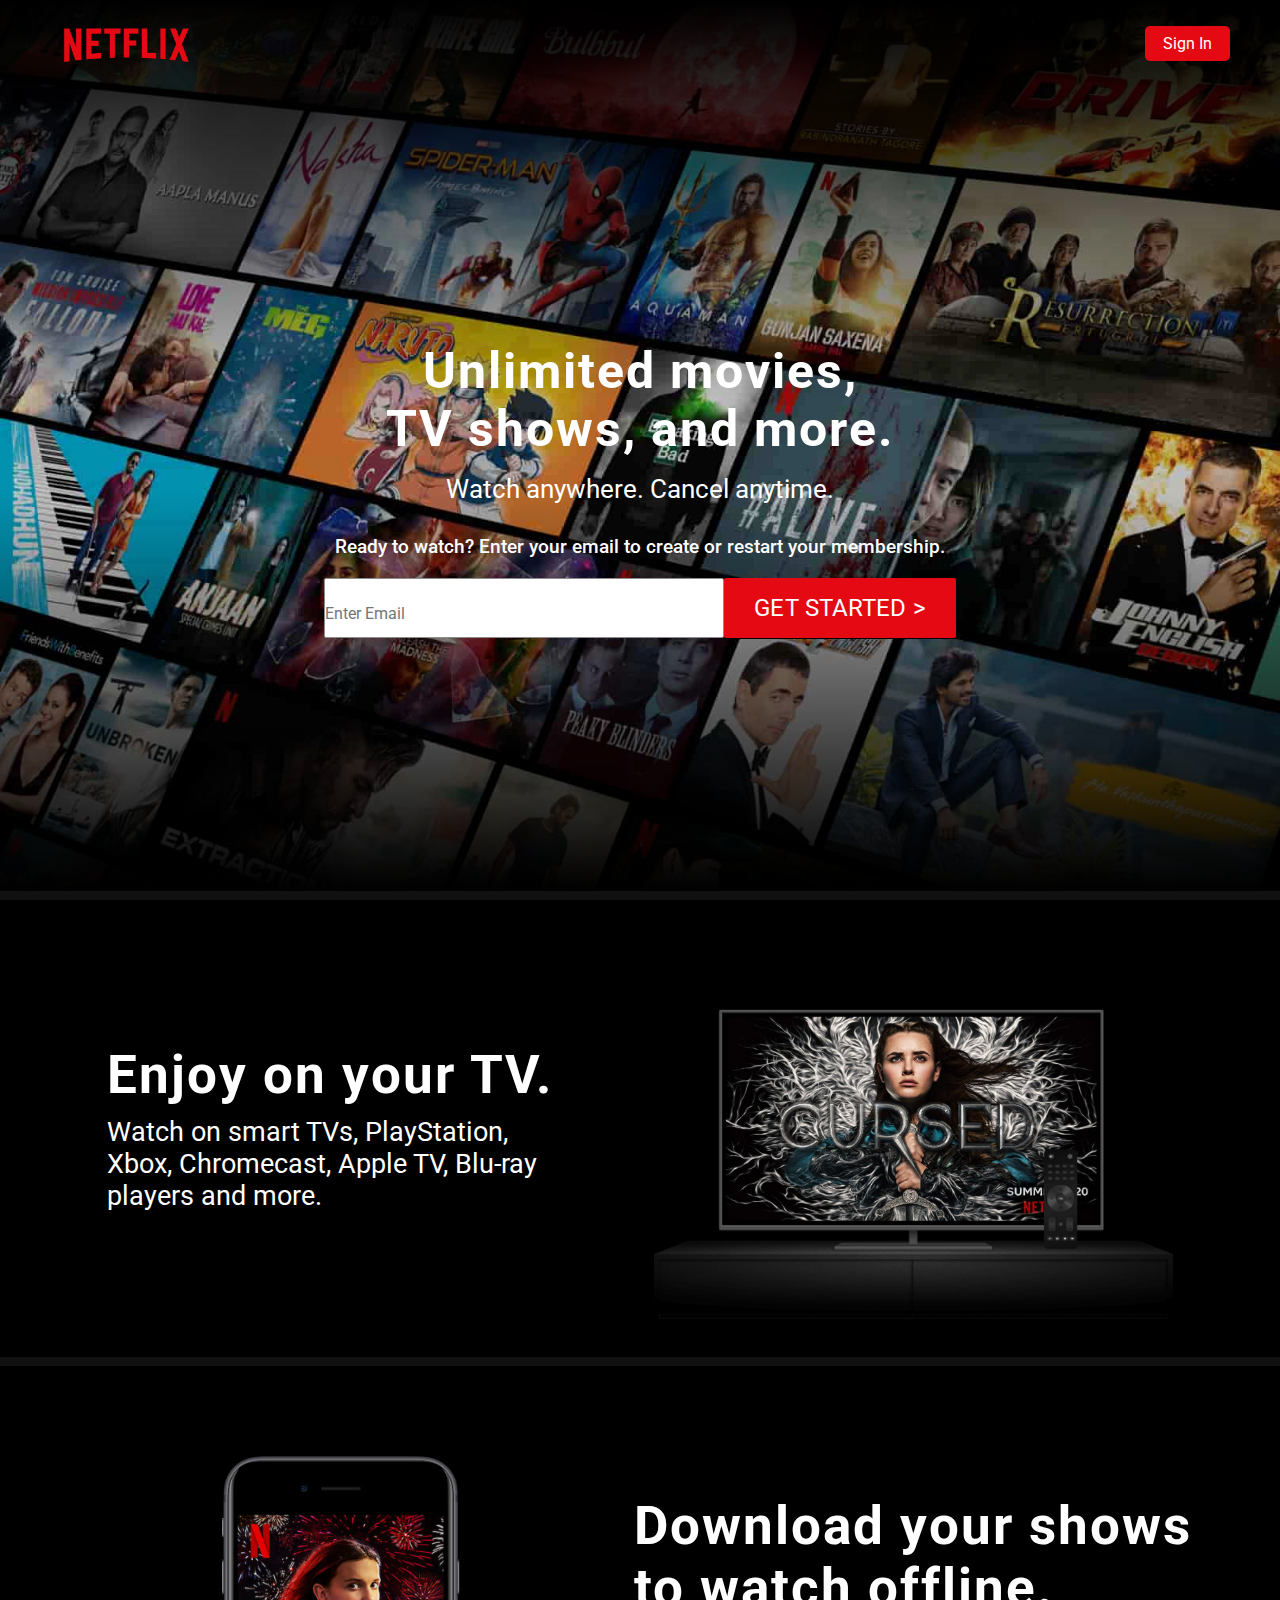
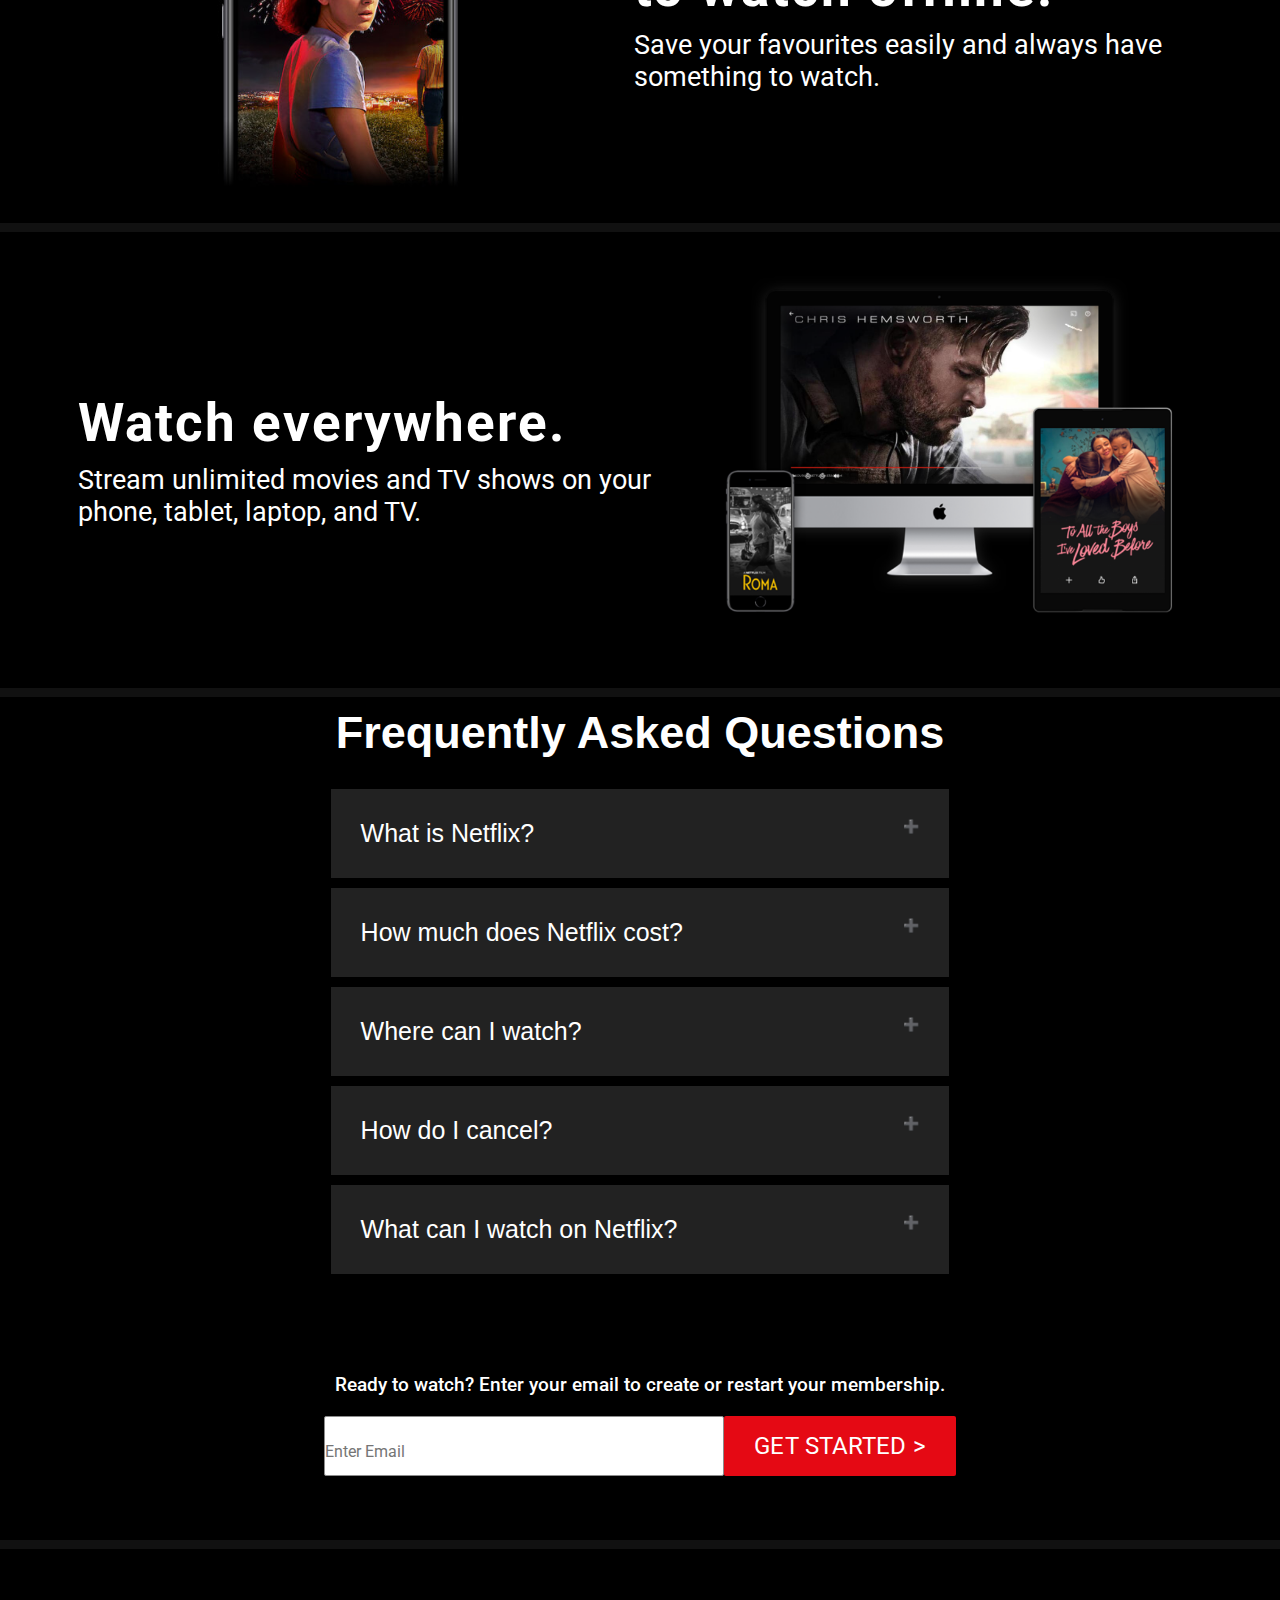
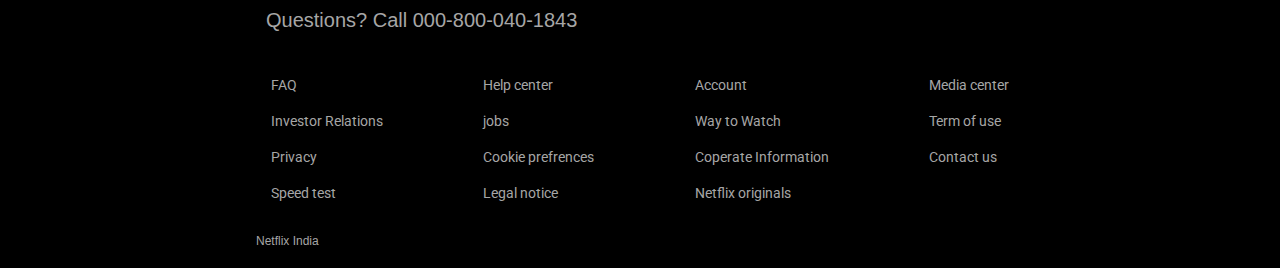
<file: index.html>
<!DOCTYPE html>
<html lang="en">

<head>
    <meta charset="UTF-8">
    <meta http-equiv="X-UA-Compatible" content="IE=edge">
    <meta name="viewport" content="width=device-width, initial-scale=1.0">
    <link rel="stylesheet" href="assets/css/style.css">
    <title>Netflix Home Clone</title>
</head>

<body>
    <section class="container">
        <div class="head">
            <img src="assets/img/logo.png" alt="">
            <a href="index2.html">Sign In</a>
        </div>
    </section>
    <section class="banner">
        <img src="assets/img/back.jpg" class="fit" alt="">
        <div class="box">
            <div class="heading">
                <h2>Unlimited movies, TV shows, and more.</h2>
                <h5>Watch anywhere. Cancel anytime.</h5>
                <p>Ready to watch? Enter your email to create or restart your membership.</p>
            </div>
            <div class="search">
                <input type="text" name="" placeholder="Enter Email">
                <a href="index4.html">GET STARTED ></a>
            </div>
        </div>
    </section>
    <section class="part1">
        <div class="talk">
            <h1>Enjoy on your TV.</h1>
            <p>Watch on smart TVs, PlayStation, Xbox, Chromecast, Apple TV, Blu-ray players and more.</p>
        </div>

        <div class="img">
            <img src="assets/img/part1.png" alt="">
        </div>
    </section>

    <section class="part2">
        <div class="img">
            <img src="assets/img/part2.jpg" alt="">
        </div>
        <div class="talk">
            <h1>Download your shows to watch offline.</h1>
            <p>Save your favourites easily and always have something to watch.</p>
        </div>

    </section>

    <section class="part3">

        <div class="talk">
            <h1>Watch everywhere.</h1>
            <p>Stream unlimited movies and TV shows on your phone, tablet, laptop, and TV.</p>
        </div>
        <div class="img">
            <img src="assets/img/part3.png" alt="">
        </div>

    </section>

    <div class="section4">
        <div>
            <h1 class="heading4">Frequently Asked Questions</h1>
        </div>
        <div class=" drop_container">
            <ul class="list1">
                <li>
                    <button class="drop">What is Netflix?</button>
                    <div class="panel">
                        <p class="para">Netflix is a streaming service that offers a wide variety of award-winning TV
                            shows, movies, anime, documentaries and more – on thousands of internet-connected devices.
                            <br>
                            You can watch as much as you want, whenever you want, without a single ad – all for one low
                            monthly price. There's always something new to discover, and new TV shows and movies are
                            added every week!
                        </p>
                    </div>
                </li>
                <li>
                    <button class="drop">How much does Netflix cost?</button>
                    <div class="panel">
                        <p class="para">Watch Netflix on your smartphone, tablet, smart TV, laptop or streaming device,
                            all for one low fixed monthly fee. Plans start from ₹ 199 a month. No extra costs or
                            contracts.</p>
                    </div>
                </li>
                <li>
                    <button class="drop">Where can I watch?</button>
                    <div class="panel">
                        <p class="para">Watch anywhere, anytime, on an unlimited number of devices. Sign in with your
                            Netflix account to watch instantly on the web at netflix.com from your personal computer or
                            on any internet-connected device that offers the Netflix app, including smart TVs,
                            smartphones, tablets, streaming media players and game consoles.

                            You can also download your favourite shows with the iOS, Android, or Windows 10 app. Use
                            downloads to watch while you're on the go and without an internet connection. Take Netflix
                            with you anywhere.</p>
                    </div>
                </li>
                <li>
                    <button class="drop">How do I cancel?</button>
                    <div class="panel">
                        <p class="para">Netflix is flexible. There are no annoying contracts and no commitments. You can
                            easily cancel your account online in two clicks. There are no cancellation fees – start or
                            stop your account anytime.</p>
                    </div>
                </li>
                <li>
                    <button class="drop">What can I watch on Netflix?</button>
                    <div class="panel">
                        <p class="para">Netflix has an extensive library of feature films, documentaries, TV shows,
                            anime, award-winning Netflix originals, and more. Watch as much as you want, anytime you
                            want</p>
                    </div>
                </li>
            </ul>
        </div>
    </div>

    <section class="banner2">
        <div class="box">
            <div class="heading">
                <p>Ready to watch? Enter your email to create or restart your membership.</p>
            </div>
            <div class="search">
                <input type="text" name="" placeholder="Enter Email">
                <a href="#">GET STARTED ></a>
            </div>
        </div>
    </section>

    <div class="section5">
        <div class="box2">
            <p class="call">Questions? Call 000-800-040-1843</p>
            <div class="footerBox">

                <div>
                    <ul class="footerList">
                        <li class="listelement">FAQ</li>
                        <li class="listelement">Investor Relations</li>
                        <li class="listelement">Privacy</li>
                        <li class="listelement">Speed test</li>
                    </ul>
                </div>
                <div>
                    <ul class="footerList">
                        <li class="listelement">Help center</li>
                        <li class="listelement">jobs</li>
                        <li class="listelement">Cookie prefrences</li>
                        <li class="listelement">Legal notice</li>
                    </ul>
                </div>
                <div>
                    <ul class="footerList">
                        <li class="listelement">Account</li>
                        <li class="listelement">Way to Watch</li>
                        <li class="listelement">Coperate Information</li>
                        <li class="listelement">Netflix originals</li>
                    </ul>
                </div>
                <div>
                    <ul class="footerList">
                        <li class="listelement">Media center</li>
                        <li class="listelement">Term of use</li>
                        <li class="listelement">Contact us</li>
                    </ul>
                </div>
            </div>
            <br>
            <br>
            <p class="endtext">Netflix India</p>
        </div>

    </div>

    <script src="assets/js/main.js"></script>




</body>

</html>
</file>
<file: assets/css/style.css>
@import url('https://fonts.googleapis.com/css2?family=Roboto:wght@400;500;700&display=swap');
*{
    margin: 0;
    padding: 0;
    box-sizing: border-box;
    font-family: 'Roboto', sans-serif;
}
body{
    background: #000;
}
.container .head{
    position: absolute;
    top: 0;
    left: 0;
    display: flex;
    justify-content: space-between;
    align-items: center;
    width: 100%;
    padding: 0 50px;
    z-index: 1000000;
}
.container .head img{
    width: 13%;
}
.container .head a{
    color: #fff;
    text-decoration: none;
    background-color: #e50914;
    padding: 8px 18px;
    border-radius: 5px;
}
.banner{
    width: 100%;
    height: 100vh;
    position: relative;
    display: flex;
    justify-content: center;
    align-items: center;
    border-bottom: 0.6rem solid #111;
}
.banner:before{
    content: "";
    position: absolute;
    top: 0;
    left: 0;
    width: 100%;
    height: 400px;
    z-index: 1;
    background: linear-gradient(to bottom, #000, transparent);
}
.banner:after{
    content: "";
    position: absolute;
    left: 0;
    bottom: 0;
    width: 100%;
    height: 400px;
    z-index: 1;
    background: linear-gradient(to top, #000, transparent);
    
}
.banner .fit{
    width: 100%;
    height: 100%;
    position: absolute;
    top: 0;
    left: 0;
    object-fit: cover;
}
.banner .box{
    position: absolute;
    top: 55%;
    left: 50%;
    transform: translate(-50%, -50%);
    z-index: 10000;
}
.banner .box .heading{
    display: flex;
    flex-direction: column;
    justify-content: center;
    align-items: center;
    text-align: center;
}
.banner .box .heading h2{
    font-size: 3.125rem;
    color: #fff;
    letter-spacing: 2px;
    width: 80%;
}
.banner .box .heading h5{
    font-size: 1.625rem;
    color: #fff;
    font-weight: 400;
    padding: 1rem 0;
}
.banner .box .heading p{
    font-size: 1.2rem;
    color: #fff;
    font-weight: 500;
    padding: 15px 0;
    padding-bottom: 20px;
}
.banner .box .search{
    display: flex;
    flex-direction: row;
    justify-content: center;
    align-items: center;
}
.banner .box .search input{
    font-size: 16px;
    border: 1px solid #8c8c8c;
    outline: none;
    color: #000;
    border-radius: 2px;
    padding: 10px 10px 0 0;
    min-width: 400px;
    height: 60px;
    align-items: center;
}
.banner .box .search a{
    text-decoration: none;
    text-transform: uppercase;
    color: #fff;
    font-weight: 400;
    letter-spacing: 0.1px;
    border-radius: 2px;
    background: #e50914;
    box-shadow: 0 1px 0 rgba(0,00,0.45);
    font-size: 1.5rem;
    line-height: 60px;
    min-width: 210px;
    padding: 0 30px;
}
.part1{
    display: flex;
    flex-direction: row;
    justify-content: space-around;
    align-items: center;
    padding: 2rem 4rem;
    border-bottom: 0.6rem solid #111;
}
.part1 .talk{
    width: 40%;
}
.part1 .talk h1{
    font-size: 3.3rem;
    letter-spacing: 2px;
    padding-bottom: 10px;
    color: #fff;
}
.part1 .talk p{
    font-size: 1.7rem; 
    color: #fff;
}
.part1 .img{
    width: 45%;
}
.part1 .img img{
    width: 100%;
}

.part2{
    display: flex;
    flex-direction: row;
    justify-content: space-around;
    align-items: center;
    padding: 2rem 4rem;
    border-bottom: 0.6rem solid #111;
}
.part2 .talk{
    width: 49%;
}
.part2 .talk h1{
    font-size: 3.3rem;
    letter-spacing: 2px;
    padding-bottom: 10px;
    color: #fff;
}
.part2 .talk p{
    font-size: 1.7rem; 
    color: #fff;
}
.part2 .img{
    width: 45%;
}
.part2 .img img{
    width: 100%;
}
.part3{
    display: flex;
    flex-direction: row;
    justify-content: space-around;
    align-items: center;
    padding: 2rem 4rem;
    border-bottom: 0.6rem solid #111;
}
.part3 .talk{
    width: 50%;
}
.part3 .talk h1{
    font-size: 3.3rem;
    letter-spacing: 2px;
    padding-bottom: 10px;
    color: #fff;
}
.part3 .talk p{
    font-size: 1.7rem; 
    color: #fff;
}
.part3 .img{
    width: 45%;
}
.part3 .img img{
    width: 100%;
}
/*---------menu------------*/

.list1{
    list-style: none;
    width: 60%;
    padding: 10px;
}

.section4{
    display: flex;
    flex-flow: column;
    justify-content: center;
    align-items: center;
    text-align: center;
    background: black;
    padding: 0 30px;
    /* border-bottom: #222 8px solid; */
}
.drop
{
    display: flex;
    justify-content: space-between;
    border: 0px;
    background-color: #222;
    color: white;
    width: 100%;
    padding: 30px 30px;
    font-family: Arial, Helvetica, sans-serif;
    font-size: 25px;
    cursor: pointer;

}
.drop:active{
    border: #222 1px solid;
}
.drop:after {
    content: '\02795';
    font-size: 13px;
    color: #777;
    float: right;
    margin-left: 5px;
  }
  
 
.drop_container{
    width: 90%;
    display: flex;
    justify-content: center;
    align-items: center;
}
.para{
    color: white;
}
.heading4{
    padding: 10px;
    color: white;
    font-size: 45px;
    font-family: Arial, Helvetica, sans-serif;
}
.panel {
    display: none;
    background-color: #222;
    font-family: Arial, Helvetica, sans-serif;
    font-size: 25px;
    padding: 10px; 
    margin-top: 5px;
}
li{
    color:#A6A6A6;
    margin: 10px;
}
.active{
    border: #222 solid 1px;
}
.active:after {
    content: "\2796";
}
.banner2{
    border-bottom: 0.6rem solid #111;
}

.banner2 .box{
    margin: 4rem 0;
}
.banner2 .box .heading{
    display: flex;
    flex-direction: column;
    justify-content: center;
    align-items: center;
    text-align: center;
}
.banner2 .box .heading h2{
    font-size: 3.125rem;
    color: #fff;
    letter-spacing: 2px;
    width: 80%;
}
.banner2 .box .heading h5{
    font-size: 1.625rem;
    color: #fff;
    font-weight: 400;
    padding: 1rem 0;
}
.banner2 .box .heading p{
    font-size: 1.2rem;
    color: #fff;
    font-weight: 500;
    padding: 15px 0;
    padding-bottom: 20px;
}
.banner2 .box .search{
    display: flex;
    flex-direction: row;
    justify-content: center;
    align-items: center;
}
.banner2 .box .search input{
    font-size: 16px;
    border: 1px solid #8c8c8c;
    outline: none;
    color: #000;
    border-radius: 2px;
    padding: 10px 10px 0 0;
    min-width: 400px;
    height: 60px;
    align-items: center;
}
.banner2 .box .search a{
    text-decoration: none;
    text-transform: uppercase;
    color: #fff;
    font-weight: 400;
    letter-spacing: 0.1px;
    border-radius: 2px;
    background: #e50914;
    box-shadow: 0 1px 0 rgba(0,00,0.45);
    font-size: 1.5rem;
    line-height: 60px;
    min-width: 210px;
    padding: 0 30px;
}
.section5{ 
    display: flex;
    flex-flow:column ;
    justify-content: center;
    align-items: center;
    background: black;
}
.box2{
    width: 60%;
}
.call{
    margin: 0px;
}
.call{
    font-family: Arial, Helvetica, sans-serif;
    color: #A6A6A6;
    font-size: 20px;
    margin-top: 50px;
    padding: 10px;
}
.footerBox{
    margin-top:20px ;
    display: flex;
    justify-content: space-between;
    margin-left: 0px;    
}
.footerList{
    list-style: none;
    font-size: 14px;
    color: #A6A6A6;
    padding: 0px;
}
.endtext{
    margin: 0px;
    background: black;
}
.endtext{
    font-size: 12px;
    font-family: Arial, Helvetica, sans-serif;
    color: #A6A6A6;
    /* margin-left: 20px; */
    position: relative;
    left: 0%;
    bottom: 20px;

}
.listelement{
    padding: 5px;
}
@media screen and (max-width: 787px){
    .container .head{
        padding: 15px 50px;
    }
    .container .head img{
        width: 29%;
    }
    .banner .box .heading h2{
        font-size: 3.1rem;
        letter-spacing: 1.5px;
        width: 100%;
    }
    .banner .box .heading h5{
        font-size: 1.4rem;
        padding: 0.8rem 0;
    }
    .banner .box .heading p{
        font-size: 1.1rem;
        padding: 13px 0;
        padding-bottom: 17px;
    }
    .banner .box .search{
        flex-direction: column;
    }
    .banner .box .search input{
        min-width: 310px;
        margin-bottom: 20px;
    }
    .part1{
        flex-direction: column-reverse;
        justify-content: center;
        padding: 2rem 1rem;
        text-align: center;
    }
    .part1 .talk{
        width: 80%;
        margin: 20px 0 30px 0;
    }
    .part1 .talk h1{
        font-size: 3.2rem;
        letter-spacing: 1.5px;
        padding-bottom: 5px;
    }
    .part1 .talk p{
        font-size: 1.5rem; 
    }
    .part1 .img{
        width: 80%;
    }
    .part2{
        flex-direction: column;
        justify-content: center;
        padding: 2rem 1rem;
        text-align: center;
    }
    .part2 .talk{
        width: 80%;
        margin: 20px 0 30px 0;
    }
    .part2 .talk h1{
        font-size: 3.2rem;
        letter-spacing: 1.5px;
        padding-bottom: 5px;
    }
    .part2 .talk p{
        font-size: 1.5rem; 
    }
    .part2 .img{
        width: 80%;
    }
    .part3{
        flex-direction: column-reverse;
        justify-content: center;
        padding: 2rem 1rem;
        text-align: center;
    }
    .part3 .talk{
        width: 80%;
        margin: 20px 0 30px 0;
    }
    .part3 .talk h1{
        font-size: 3.2rem;
        letter-spacing: 1.5px;
        padding-bottom: 5px;
    }
    .part3 .talk p{ 
        font-size: 1.5rem; 
    }
    .part3 .img{
        width: 80%;
    }
    .list1{
        width: 75%;
    }
    .drop
    {
        font-size: 20px;
    } 
    .heading4{
        font-size: 40px;
    }
    .panel {
        font-size: 20px;
    }
    .active{
        border: #222 solid 0.5px;
    }
    .banner2{
        border-bottom: 0.6rem solid #111;
    }
    
    .banner2 .box{
        margin: 4rem 0;
    }
    .banner2 .box .heading p{
        font-size: 1.1rem;
        padding: 13px 0;
        padding-bottom: 17px;
    }
    .banner2 .box .search{
        flex-direction: column;
    }
    .banner2 .box .search input{
        min-width: 310px;
        margin-bottom: 20px;
    }
}
@media screen and (max-width: 496px){
    .container .head img{
        width: 23%;
    }
    .banner .box .heading h2{
        font-size: 2.8rem;
        letter-spacing: 1.3px;
    }
    .banner .box .heading h5{
        font-size: 1.2rem;
    }
    .banner .box .heading p{
        font-size: 1rem;
        padding: 12px 0;
        padding-bottom: 15px;
    }
    .banner .box .search input{
        margin-bottom: 10px;
    }
    .part1 .talk h1{
        font-size: 3rem;
        letter-spacing: 1.2px;
    }
    .part1 .talk p{
        font-size: 1.2rem; 
    }
    .part2 .talk h1{
        font-size: 2.9rem;
        letter-spacing: 1.2px;
    }
    .part2 .talk p{
        font-size: 1.2rem; 
    }
    .part3 .talk h1{
        font-size: 3rem;
        letter-spacing: 1.2px;
    }
    .part3 .talk p{
        font-size: 1.2rem; 
    }
    .list1{
        width: 95%;
    }
    .drop
    {
        font-size: 15px;
    } 
    .heading4{
        font-size: 35px;
    }
    .panel {
        font-size: 15px;
    }
    .banner2 .box .heading p{
        font-size: 1rem;
        padding: 13px 0;
    }
    .banner2 .box .search input{
        margin-bottom: 10px;
    }
    .section5{ 
        display: flex;
        flex-flow:column ;
        justify-content: center;
        align-items: center;
        background: black;
    }
    .box2{
        width: 100%;
    }
    .call{
        font-family: Arial, Helvetica, sans-serif;
        color: #A6A6A6;
        font-size: 20px;
        margin-top: 50px;
        padding: 10px;
    }
    .footerBox{
        margin-top:20px ;
        display: flex;
        justify-content: space-between;
        margin-left: 0px;    
    }
    .footerList{
        list-style: none;
        font-size: 10px;
        color: #A6A6A6;
        padding: 0px;
    }
    .endtext{
        
        background: black;
    }
    .endtext{
        font-size: 12px;
        font-family: Arial, Helvetica, sans-serif;
        color: #A6A6A6;
        /* margin-left: 20px; */
        position: relative;
        bottom: 20px;
    
    }
    .listelement{
        padding: 2px;
    }

}
</file>
